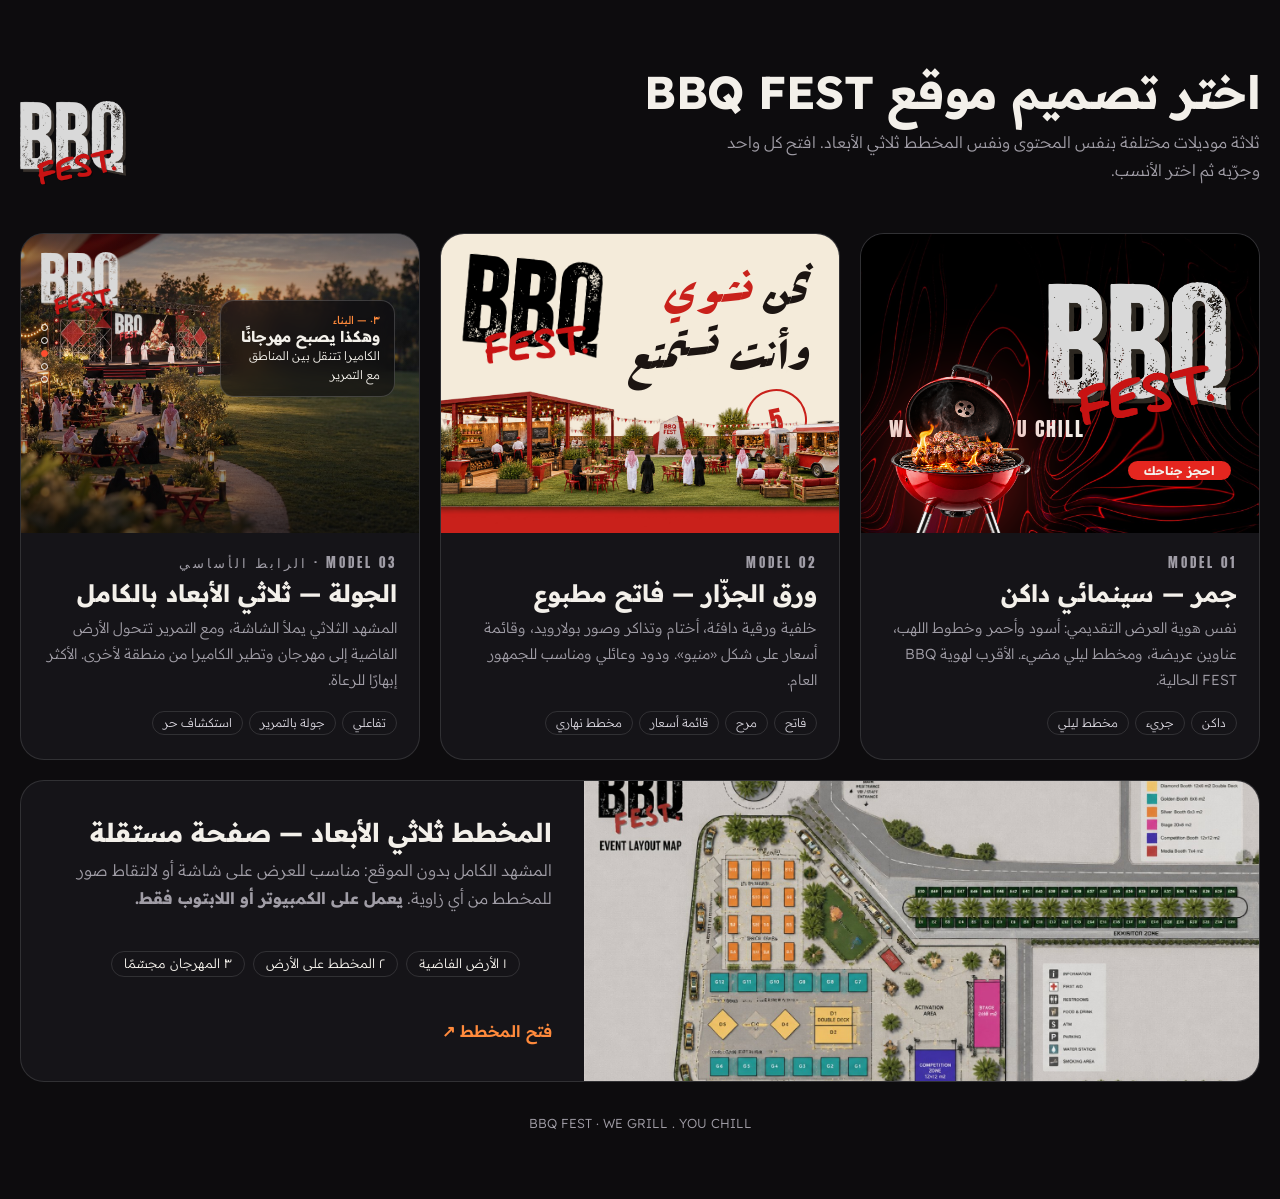
<file: models.html>
<!doctype html>
<html lang="ar" dir="rtl">
<head>
<meta charset="utf-8">
<meta name="viewport" content="width=device-width, initial-scale=1">
<title>BBQ FEST — اختر تصميم الموقع</title>
<link rel="icon" href="assets/logo-light.png">
<link rel="preconnect" href="https://fonts.googleapis.com">
<link rel="preconnect" href="https://fonts.gstatic.com" crossorigin>
<link href="https://fonts.googleapis.com/css2?family=Anton&family=Lalezar&family=Rakkas&family=Readex+Pro:wght@300;400;600;700&display=swap" rel="stylesheet">
<style>
  :root { --bg: #0d0c0e; --ink: #f3f0ea; --dim: #a09da6; --line: rgba(255, 255, 255, .12); --red: #e5261f; }
  * { box-sizing: border-box; }
  body { margin: 0; background: var(--bg); color: var(--ink); font: 300 16px/1.8 'Readex Pro', 'Segoe UI', Tahoma, sans-serif; min-height: 100vh; -webkit-font-smoothing: antialiased; }
  .wrap { width: min(1280px, calc(100% - 40px)); margin-inline: auto; padding: clamp(28px, 5vw, 64px) 0; }
  header { display: flex; align-items: flex-end; justify-content: space-between; gap: 24px; flex-wrap: wrap; margin-bottom: clamp(24px, 4vw, 48px); }
  header img { height: 84px; }
  h1 { font: 700 clamp(28px, 4vw, 46px)/1.25 'Readex Pro'; margin: 0; letter-spacing: -.5px; }
  header p { margin: 6px 0 0; color: var(--dim); max-width: 560px; }
  .grid { display: grid; grid-template-columns: repeat(3, 1fr); gap: 20px; }
  .m { display: flex; flex-direction: column; text-decoration: none; color: inherit; border: 1px solid var(--line); border-radius: 24px; overflow: hidden; background: #151418; transition: transform .35s cubic-bezier(.2, .8, .2, 1), border-color .3s, box-shadow .3s; }
  .m:hover { transform: translateY(-8px); border-color: rgba(255, 255, 255, .45); box-shadow: 0 40px 80px -40px #000; }
  .thumb { position: relative; aspect-ratio: 4/3; overflow: hidden; isolation: isolate; }
  .thumb > * { position: absolute; }
  .m .thumb::after { content: 'فتح الموديل ←'; position: absolute; inset: auto 14px 14px auto; z-index: 5; font: 600 13px 'Readex Pro'; background: #fff; color: #111; padding: 4px 14px; border-radius: 999px; opacity: 0; transform: translateY(8px); transition: opacity .3s, transform .3s; }
  .m:hover .thumb::after { opacity: 1; transform: none; }
  .body { padding: 20px 22px 24px; display: flex; flex-direction: column; gap: 6px; flex: 1; }
  .no { font: 400 13px Anton; letter-spacing: 3px; color: var(--dim); }
  .m h2 { margin: 0; font: 700 24px/1.3 'Readex Pro'; }
  .m p { margin: 0; color: var(--dim); font-size: 14.5px; }
  .tags { display: flex; flex-wrap: wrap; gap: 6px; margin-top: auto; padding-top: 12px; }
  .tags span { font-size: 12px; border: 1px solid var(--line); border-radius: 999px; padding: 0 10px; color: #d5d2da; }

  /* 1 */
  .t1 { background: #0a0808 url(assets/bg-lines.jpg) center/cover; }
  .t1 .lg { width: 46%; inset-inline-start: 7%; top: 16%; }
  .t1 .gr { width: 56%; inset-inline-end: -4%; bottom: -6%; filter: drop-shadow(0 20px 40px rgba(229, 38, 31, .5)); transition: transform .6s; }
  .m:hover .t1 .gr { transform: translateY(-8px) rotate(-3deg); }
  .t1 .sl { inset-inline-start: 7%; top: 60%; font: 400 clamp(14px, 1.6vw, 22px) Anton; letter-spacing: 2px; direction: ltr; }
  .t1 .bt { inset-inline-start: 7%; top: 76%; background: var(--red); border-radius: 999px; padding: 2px 16px; font: 700 12px 'Readex Pro'; }
  /* 2 */
  .t2 { background: #f4ebda; color: #1c1512; }
  .t2 .hd { inset-inline-start: 7%; top: 12%; font: 400 clamp(30px, 4vw, 58px)/1.1 Rakkas; }
  .t2 .hd em { font-style: normal; color: #c9211b; }
  .t2 .lg { width: 34%; inset-inline-end: 6%; top: 8%; transform: rotate(5deg); }
  .t2 .sc { width: 130%; max-width: none; left: -15%; bottom: 0; }
  .t2 .band { inset: auto 0 0 0; height: 16%; background: #c9211b; z-index: -1; }
  .t2 .st { inset-inline-start: 8%; top: 52%; width: 62px; height: 62px; border: 2px solid #c9211b; border-radius: 50%; color: #c9211b; display: grid; place-items: center; font: 400 26px 'Alfa Slab One', Anton; transform: rotate(-12deg); transition: transform .6s; }
  .m:hover .t2 .st { transform: rotate(348deg); }
  /* 3 */
  .t3 { background: #000 url(assets/stage-sunset.jpg) center/cover; }
  .t3::before { content: ''; position: absolute; inset: 0; background: linear-gradient(180deg, rgba(8, 8, 10, .5), transparent 40%, rgba(8, 8, 10, .7)); }
  .t3 .gl { inset-inline-start: 6%; top: 22%; width: 44%; padding: 12px 14px; border-radius: 14px; background: rgba(12, 11, 14, .62); border: 1px solid rgba(255, 255, 255, .18); backdrop-filter: blur(10px); font-size: 12px; line-height: 1.6; transition: transform .6s; }
  .m:hover .t3 .gl { transform: translateY(-10px); }
  .t3 .gl b { display: block; font: 700 15px 'Readex Pro'; }
  .t3 .gl i { display: block; font: 400 11px 'Readex Pro'; color: #ff8a3c; font-style: normal; }
  .t3 .dots { left: 5%; top: 30%; display: grid; gap: 6px; }
  .t3 .dots s { width: 7px; height: 7px; border-radius: 50%; border: 1px solid #fff; display: block; } .t3 .dots s:nth-child(3) { background: #ff4d2e; border-color: #ff4d2e; }
  .t3 .lg { width: 20%; inset-inline-end: 5%; top: 6%; }

  .map { margin-top: 20px; display: grid; grid-template-columns: 1.2fr 1fr; align-items: center; gap: 0; border: 1px solid var(--line); border-radius: 24px; overflow: hidden; text-decoration: none; color: inherit; background: #151418; transition: border-color .3s, transform .35s; }
  .map:hover { border-color: rgba(255, 255, 255, .45); transform: translateY(-4px); }
  .map img { width: 100%; height: 100%; max-height: 300px; object-fit: cover; }
  .map div { padding: 26px 32px; }
  .map h2 { margin: 0 0 6px; font: 700 26px/1.3 'Readex Pro'; }
  .map p { margin: 0; color: var(--dim); }
  .map b { display: inline-block; margin-top: 14px; font-weight: 600; color: #ff8a3c; }
  .steps { display: flex; gap: 8px; flex-wrap: wrap; margin-top: 12px; } .steps span { font-size: 13px; border: 1px solid var(--line); border-radius: 999px; padding: 0 12px; }
  .map.soon { cursor: default; position: relative; } .map.soon:hover { transform: none; border-color: var(--line); } .map.soon img { filter: grayscale(1) brightness(.45); }
  .map.soon::before { content: "AVAILABLE SOON"; position: absolute; top: 18px; inset-inline-start: 18px; z-index: 2; font: 400 15px Anton; letter-spacing: 3px; background: var(--red); color: #fff; padding: 4px 16px; border-radius: 999px; }
  .map .soon-badge { color: #fff; background: rgba(255,255,255,.1); border: 1px solid var(--line); padding: 4px 16px; border-radius: 999px; font-size: 13px; letter-spacing: 1px; }
  footer { margin-top: 30px; color: var(--dim); font-size: 13px; text-align: center; }
  @media (max-width: 900px) { .grid { grid-template-columns: 1fr; } .map { grid-template-columns: 1fr; } header img { height: 60px; } }
</style>
</head>
<body>
<div class="wrap">
  <header>
    <div>
      <h1>اختر تصميم موقع BBQ FEST</h1>
      <p>ثلاثة موديلات مختلفة بنفس المحتوى ونفس المخطط ثلاثي الأبعاد. افتح كل واحد وجرّبه ثم اختر الأنسب.</p>
    </div>
    <img src="assets/logo-light.png" alt="BBQ FEST">
  </header>

  <div class="grid">
    <a class="m" href="model-1.html">
      <div class="thumb t1"><img class="lg" src="assets/logo-light.png" alt=""><span class="sl">WE GRILL . YOU CHILL</span><span class="bt">احجز جناحك</span><img class="gr" src="assets/grill.png" alt=""></div>
      <div class="body"><span class="no">MODEL 01</span><h2>جمر — سينمائي داكن</h2><p>نفس هوية العرض التقديمي: أسود وأحمر وخطوط اللهب، عناوين عريضة، ومخطط ليلي مضيء. الأقرب لهوية BBQ FEST الحالية.</p><div class="tags"><span>داكن</span><span>جريء</span><span>مخطط ليلي</span></div></div>
    </a>
    <a class="m" href="model-2.html">
      <div class="thumb t2"><i class="band"></i><span class="hd">نحن <em>نشوي</em><br>وأنت تستمتع</span><img class="lg" src="assets/logo-dark.png" alt=""><span class="st">5</span><img class="sc" src="assets/scene-b.png" alt=""></div>
      <div class="body"><span class="no">MODEL 02</span><h2>ورق الجزّار — فاتح مطبوع</h2><p>خلفية ورقية دافئة، أختام وتذاكر وصور بولارويد، وقائمة أسعار على شكل «منيو». ودود وعائلي ومناسب للجمهور العام.</p><div class="tags"><span>فاتح</span><span>مرح</span><span>قائمة أسعار</span><span>مخطط نهاري</span></div></div>
    </a>
    <a class="m" href="index.html">
      <div class="thumb t3"><div class="dots"><s></s><s></s><s></s><s></s><s></s></div><div class="gl"><i>٠٣ — البناء</i><b>وهكذا يصبح مهرجانًا</b>الكاميرا تتنقل بين المناطق مع التمرير</div><img class="lg" src="assets/logo-light.png" alt=""></div>
      <div class="body"><span class="no">MODEL 03 · الرابط الأساسي</span><h2>الجولة — ثلاثي الأبعاد بالكامل</h2><p>المشهد الثلاثي يملأ الشاشة، ومع التمرير تتحول الأرض الفاضية إلى مهرجان وتطير الكاميرا من منطقة لأخرى. الأكثر إبهارًا للرعاة.</p><div class="tags"><span>تفاعلي</span><span>جولة بالتمرير</span><span>استكشاف حر</span></div></div>
    </a>
  </div>

  <a class="map" href="map-3d.html">
    <img src="assets/layout-map.jpg" alt="مخطط المهرجان">
    <div>
      <h2>المخطط ثلاثي الأبعاد — صفحة مستقلة</h2>
      <p>المشهد الكامل بدون الموقع: مناسب للعرض على شاشة أو لالتقاط صور للمخطط من أي زاوية. <strong>يعمل على الكمبيوتر أو اللابتوب فقط.</strong></p>
      <div class="steps"><span>١ الأرض الفاضية</span><span>٢ المخطط على الأرض</span><span>٣ المهرجان مجسّمًا</span></div>
      <b>فتح المخطط ↗</b>
    </div>
  </a>
  <footer>BBQ FEST · WE GRILL . YOU CHILL</footer>
</div>
</body>
</html>
</file>
